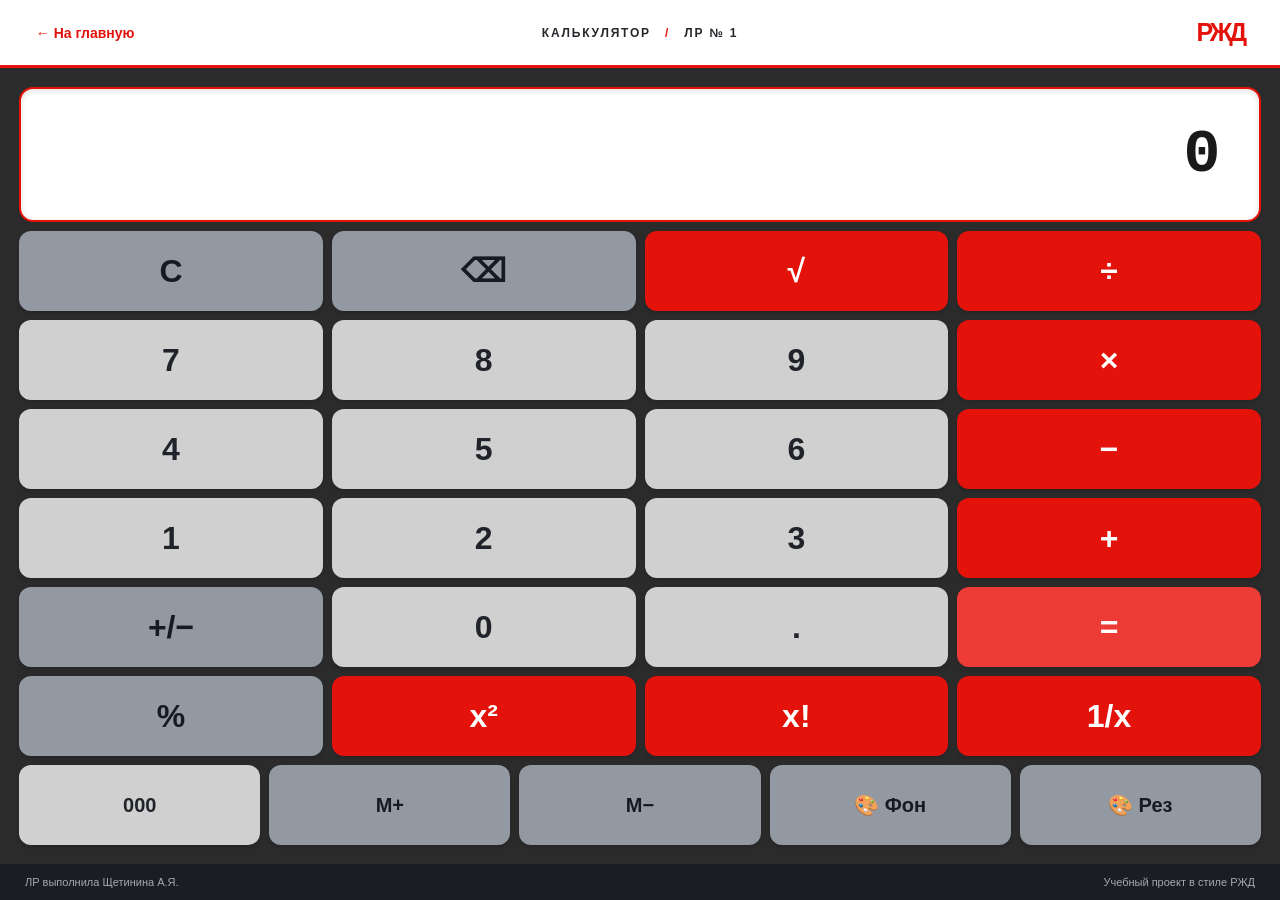
<file: calculator.html>
<!DOCTYPE html>
<html lang="ru">
<head>
    <meta charset="UTF-8">
    <meta name="viewport" content="width=device-width, initial-scale=1.0">
    <meta name="theme-color" content="#25282d">
    <title>Калькулятор — Лабораторная работа № 1</title>
    <link rel="stylesheet" href="style.css">
</head>
<body class="calculator-page">
    <header class="calc-header">
        <a class="calc-back" href="index.html">← На главную</a>
        <span class="calc-heading">КАЛЬКУЛЯТОР <span class="calc-heading-slash">/</span> ЛР № 1</span>
        <span class="calc-rzd">РЖД</span>
    </header>
    <main class="calculator-main">
        <section class="background" aria-label="Калькулятор">
            <div id="result" class="result" role="status" aria-live="polite">0</div>
            <div class="calc-row">
                <button id="btn_op_clear" class="my-btn secondary">C</button>
                <button id="btn_backspace" class="my-btn secondary">⌫</button>
                <button id="btn_op_sqrt" class="my-btn primary">√</button>
                <button id="btn_op_div" class="my-btn primary">÷</button>
            </div>
            <div class="calc-row">
                <button id="btn_digit_7" class="my-btn">7</button>
                <button id="btn_digit_8" class="my-btn">8</button>
                <button id="btn_digit_9" class="my-btn">9</button>
                <button id="btn_op_mult" class="my-btn primary">×</button>
            </div>
            <div class="calc-row">
                <button id="btn_digit_4" class="my-btn">4</button>
                <button id="btn_digit_5" class="my-btn">5</button>
                <button id="btn_digit_6" class="my-btn">6</button>
                <button id="btn_op_minus" class="my-btn primary">−</button>
            </div>
            <div class="calc-row">
                <button id="btn_digit_1" class="my-btn">1</button>
                <button id="btn_digit_2" class="my-btn">2</button>
                <button id="btn_digit_3" class="my-btn">3</button>
                <button id="btn_op_plus" class="my-btn primary">+</button>
            </div>
            <div class="calc-row">
                <button id="btn_op_sign" class="my-btn secondary">+/−</button>
                <button id="btn_digit_0" class="my-btn">0</button>
                <button id="btn_digit_dot" class="my-btn">.</button>
                <button id="btn_op_equal" class="my-btn primary execute">=</button>
            </div>
            <div class="calc-row">
                <button id="btn_op_percent" class="my-btn secondary">%</button>
                <button id="btn_op_square" class="my-btn primary">x²</button>
                <button id="btn_op_factorial" class="my-btn primary">x!</button>
                <button id="btn_custom" class="my-btn primary">1/x</button>
            </div>
            <div class="calc-row calc-row-extra">
                <button id="btn_op_triple_zero" class="my-btn">000</button>
                <button id="btn_memory_add" class="my-btn secondary">M+</button>
                <button id="btn_memory_sub" class="my-btn secondary">M−</button>
                <button id="btn_change_bg" class="my-btn secondary">🎨 Фон</button>
                <button id="btn_change_display" class="my-btn secondary">🎨 Рез</button>
            </div>
        </section>
    </main>
    <footer class="calc-footer">
        <span>ЛР выполнила Щетинина А.Я.</span>
        <span>Учебный проект в стиле РЖД</span>
    </footer>
</body>
</html>
</file>
<file: style.css>
/* ЛР-1. Две страницы в стилистике РЖД. */
:root {
    --red: #e3120b;
    --red-dark: #be0c07;
    --ink: #24272c;
    --grey: #6b7077;
    --paper: #f5f6f7;
}
* { box-sizing: border-box; }
html { min-width: 300px; }
body { margin: 0; font-family: Verdana, Geneva, sans-serif; }
button, a { -webkit-tap-highlight-color: transparent; }
button:focus-visible, a:focus-visible { outline: 3px solid #ffb1a7; outline-offset: 3px; }

/* ================ ГЛАВНАЯ СТРАНИЦА ================ */
.landing-page { background: #f5f6f7; color: var(--ink); min-height: 100vh; }
.site-header {
    display: flex; align-items: center; justify-content: space-between;
    padding: 12px clamp(22px, 5vw, 88px); min-height: 91px;
    background: white; border-bottom: 1px solid #e8e9ec;
}
.site-brand { display: flex; align-items: center; gap: 18px; color: var(--ink); text-decoration: none; }
.logo-box { position: relative; display: inline-flex; align-items: center; justify-content: center; width: 100px; height: 56px; flex: 0 0 auto; }
.logo-fallback { font-weight: 900; font-size: 31px; letter-spacing: -.12em; color: var(--red); }
.rzd-logo { position: absolute; inset: 0; width: 100%; height: 100%; object-fit: contain; background: #fff; }
.brand-caption { border-left: 1px solid #d9dde1; padding-left: 18px; letter-spacing: .14em; font-size: 10px; font-weight: 700; line-height: 1.5; }
.header-course { font-size: 11px; font-weight: 700; letter-spacing: .16em; color: #72777d; }
.home-main { width: 100%; }
.hero-section {
    display: grid; grid-template-columns: minmax(0, 1fr) minmax(0, 1.06fr);
    min-height: min(670px, 74vh); max-width: 1600px; margin: 0 auto;
}
.hero-copy { display: flex; flex-direction: column; align-items: flex-start; justify-content: center; padding: 65px clamp(24px, 6vw, 100px); }
.hero-kicker { display: flex; align-items: center; gap: 11px; font-size: 11px; letter-spacing: .18em; font-weight: 700; color: var(--red); }
.kicker-dot { display: inline-block; width: 9px; height: 9px; background: var(--red); border-radius: 50%; }
.hero-copy h1 { font-size: clamp(34px, 3.8vw, 64px); line-height: 1.18; letter-spacing: -.055em; margin: 30px 0 24px; max-width: 700px; }
.hero-copy h1 span { color: var(--red); }
.hero-lead { max-width: 515px; color: #636970; font-size: clamp(14px, 1.1vw, 17px); line-height: 1.85; margin: 0 0 34px; }
.go-calculator { display: inline-flex; align-items: center; justify-content: space-between; gap: 48px; min-width: 285px; padding: 21px 26px; background: var(--red); color: white; border-radius: 9px; font-weight: 700; text-decoration: none; transition: background .2s, transform .2s, box-shadow .2s; box-shadow: 0 10px 24px rgba(227,18,11,.18); }
.go-calculator:hover { background: var(--red-dark); transform: translateY(-2px); box-shadow: 0 16px 26px rgba(227,18,11,.25); }
.go-calculator span { font-size: 24px; line-height: 1; }
.hero-meta { margin-top: 58px; display: flex; align-items: center; gap: 15px; font-weight: 700; letter-spacing: .15em; color: #a0a5ab; font-size: 10px; }
.meta-rule { width: 28px; height: 1px; background: #cbd0d5; }
.train-scene { position: relative; min-height: 510px; overflow: hidden; background: linear-gradient(135deg, #252c36 0%, #101723 100%); }
.train-scene::before { content: ''; position: absolute; inset: 0; opacity: .22; background-image: linear-gradient(to right, transparent 98%, rgba(255,255,255,.2) 100%), linear-gradient(to bottom, transparent 98%, rgba(255,255,255,.2) 100%); background-size: 50px 50px; }
.train-scene::after { content: ''; position: absolute; width: 500px; height: 500px; border-radius: 50%; background: radial-gradient(circle, rgba(227,18,11,.16), transparent 68%); top: 4%; left: 21%; pointer-events: none; }
.scene-label { z-index: 1; position: absolute; top: 42px; left: 50px; font-size: 10px; letter-spacing: .23em; color: rgba(255,255,255,.5); }
.scene-orbit { position: absolute; border: 1px solid rgba(255,255,255,.12); border-radius: 50%; }
.scene-orbit-one { width: 430px; height: 430px; right: -120px; top: 30px; }
.scene-orbit-two { width: 650px; height: 650px; right: -200px; top: -80px; }
.train-illustration { position: absolute; z-index: 2; width: 115%; max-width: none; left: -7%; top: 50%; transform: translateY(-44%); filter: drop-shadow(0 30px 25px rgba(0,0,0,.2)); }
.scene-caption { position: absolute; z-index: 3; left: 45px; bottom: 30px; right: 45px; display: flex; justify-content: space-between; gap: 15px; font-size: 10px; letter-spacing: .14em; color: #bbc0c9; }
.benefits { max-width: 1600px; margin: 0 auto; display: grid; grid-template-columns: repeat(3,1fr); padding: 35px clamp(24px,6vw,100px) 48px; gap: 28px; }
.benefit { display: flex; gap: 20px; align-items: flex-start; padding: 21px 10px; border-top: 2px solid #dce0e4; }
.benefit-num { font-size: 12px; font-weight: 700; color: var(--red); padding-top: 6px; }
.benefit h2 { font-size: 17px; margin: 0 0 8px; }
.benefit p { font-size: 12px; color: #747a80; margin: 0; line-height: 1.65; }
.site-footer { display: flex; flex-wrap: wrap; justify-content: space-between; gap: 12px; padding: 19px clamp(24px,6vw,100px); color: #9fa4ab; background: #24272c; font-size: 11px; line-height: 1.6; }

/* ================ КАЛЬКУЛЯТОР ================ */
.calculator-page { min-height: 100vh; min-height: 100dvh; display: flex; flex-direction: column; color: var(--ink); background: #25282d; }
.calc-header { flex: 0 0 68px; display: grid; grid-template-columns: 1fr auto 1fr; gap: 12px; align-items: center; background: white; border-bottom: 3px solid var(--red); padding: 0 clamp(12px, 2.8vw, 44px); }
.calc-back { color: var(--red); font-weight: 700; text-decoration: none; font-size: 14px; width: fit-content; }
.calc-back:hover { text-decoration: underline; }
.calc-heading { font-size: 12px; letter-spacing: .15em; font-weight: 700; white-space: nowrap; }
.calc-heading-slash { color: var(--red); padding: 0 9px; }
.calc-rzd { text-align: right; font-size: 25px; letter-spacing: -.12em; color: var(--red); font-weight: 900; }
.calculator-main { display: flex; flex: 1 1 auto; min-height: 0; width: 100%; }
.background { display: flex; flex-direction: column; gap: 9px; flex: 1; min-width: 0; min-height: 0; padding: clamp(12px, 1.5vw, 24px); background-color: #2b2b2b; }
.result { flex: 0 0 clamp(78px, 15vh, 135px); display: flex; justify-content: flex-end; align-items: center; padding: 12px clamp(15px,3vw,40px); background: white; border: 2px solid var(--red); border-radius: 14px; box-shadow: inset 0 2px 6px rgba(0,0,0,.12); color: #1a1a1a; font-size: clamp(32px, 4.8vw, 66px); font-weight: 700; white-space: nowrap; overflow: hidden; min-width: 0; max-width: 100%; font-family: ui-monospace, SFMono-Regular, Consolas, "Liberation Mono", monospace; font-variant-numeric: tabular-nums; letter-spacing: 0; }
.calc-row { flex: 1 1 0; display: grid; grid-template-columns: repeat(4, minmax(0, 1fr)); gap: 9px; min-height: 48px; }
.calc-row-extra { grid-template-columns: repeat(5, minmax(0, 1fr)); }
.my-btn { min-width: 0; width: 100%; height: 100%; border: none; border-radius: 12px; padding: 5px; background: #d0d0d0; color: #20242a; font: 700 clamp(16px, 2.5vw, 33px)/1.2 Verdana, sans-serif; cursor: pointer; transition: background .15s ease, transform .1s; box-shadow: 0 2px 4px rgba(0,0,0,.16); }
.my-btn:hover { background: #b7bbc1; }
.my-btn:active { transform: scale(.985); filter: brightness(1.12); }
.my-btn:disabled { opacity: .45; cursor: not-allowed; transform: none; filter: none; }
.my-btn.primary { background: var(--red); color: white; }
.my-btn.primary:hover { background: var(--red-dark); }
.my-btn.secondary { background: #9299a2; color: #151b23; }
.my-btn.secondary:hover { background: #b2b8bf; }
.my-btn.execute { background: #ed3c36; color: white; }
.my-btn.execute:hover { background: var(--red-dark); }
.calc-row-extra .my-btn { font-size: clamp(12px, 1.6vw, 20px); }
.calc-footer { flex: 0 0 36px; display: flex; justify-content: space-between; gap: 15px; align-items: center; padding: 8px 25px; background: #1b1d22; color: #a5aab1; font-size: 11px; }
@media (max-width: 840px) {
    .hero-section { grid-template-columns: 1fr; }
    .hero-copy { padding: 50px 7% 45px; }
    .hero-meta { margin-top: 35px; }
    .train-scene { min-height: 350px; }
    .train-illustration { width: 90%; left: 5%; }
    .benefits { gap: 14px; }
}
@media (max-width: 600px) {
    .site-header { padding: 9px 17px; min-height: 72px; }
    .logo-box { width: 70px; height: 45px; }
    .logo-fallback { font-size: 23px; }
    .brand-caption { font-size: 9px; padding-left: 12px; }
    .header-course { font-size: 9px; text-align: right; }
    .hero-copy h1 { font-size: 36px; }
    .hero-meta { font-size: 8px; }
    .train-scene { min-height: 280px; }
    .scene-caption { left: 16px; right: 16px; font-size: 7px; }
    .scene-label { left: 18px; top: 20px; font-size: 8px; }
    .train-illustration { width: 120%; left: -10%; }
    .benefits { grid-template-columns: 1fr; padding: 20px 24px 35px; gap: 0; }
    .benefit { padding: 14px 10px; }
    .calc-header { flex-basis: 55px; grid-template-columns: 1fr auto; }
    .calc-heading { display: none; }
    .calc-back { font-size: 12px; }
    .calc-rzd { font-size: 19px; }
    .background { padding: 7px; gap: 6px; }
    .calc-row { gap: 6px; min-height: 43px; }
    .result { flex-basis: 79px; font-size: 36px; }
    .my-btn { border-radius: 8px; font-size: 18px; }
    .calc-row-extra .my-btn { font-size: 11px; }
    .calc-footer { padding: 7px 11px; font-size: 9px; }
}
@media (max-height: 610px) {
    .calculator-page { min-height: 610px; }
    .result { flex-basis: 72px; }
    .calc-row { min-height: 48px; }
}
</file>
